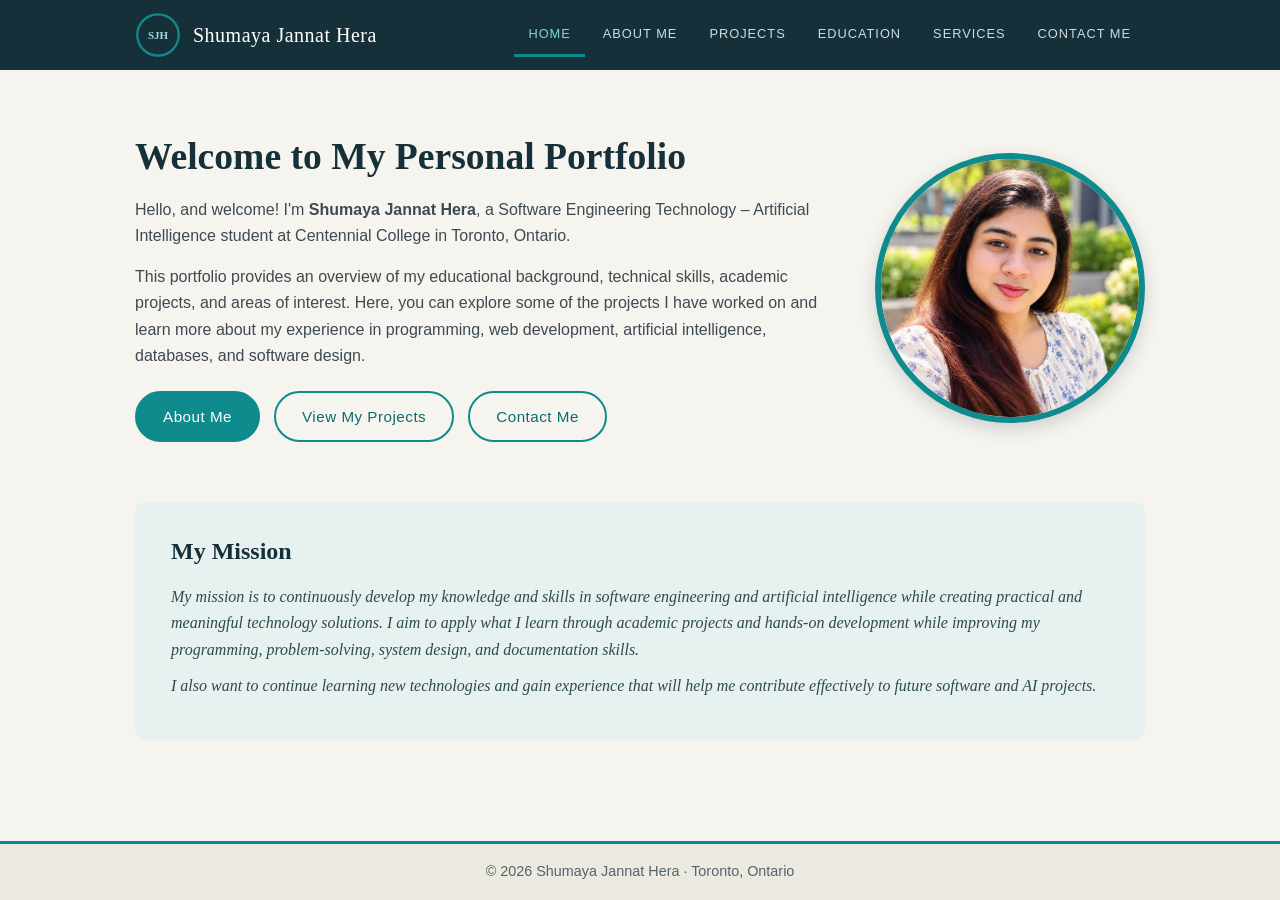
<file: index.html>
<!DOCTYPE html>
<html lang="en">
<head>
  <meta charset="UTF-8">
  <meta name="viewport" content="width=device-width, initial-scale=1.0">
  <title>Home | Shumaya Jannat Hera</title>
  <link rel="stylesheet" href="css/style.css">
</head>
<body>

  <header class="site-header">
    <div class="header-inner">
      <a class="brand" href="index.html">
        <!-- Custom logo with my initials -->
        <svg class="logo" viewBox="0 0 100 100" role="img" aria-label="SJH circle logo">
          <circle cx="50" cy="50" r="45" fill="#16303a"></circle>
          <circle cx="50" cy="50" r="45" fill="none" stroke="#0f8b8d" stroke-width="5"></circle>
          <text x="50" y="59" text-anchor="middle" font-family="Georgia, serif" font-size="24" font-weight="bold" fill="#9fd8d4">SJH</text>
        </svg>
        <span class="brand-name">Shumaya Jannat Hera</span>
      </a>
      <button class="nav-toggle" aria-label="Show menu">&#9776;</button>
      <nav class="site-nav">
        <ul class="main-nav">
          <li><a href="index.html" class="active">Home</a></li>
          <li><a href="about.html">About Me</a></li>
          <li><a href="projects.html">Projects</a></li>
          <li><a href="education.html">Education</a></li>
          <li><a href="services.html">Services</a></li>
          <li><a href="contact.html">Contact Me</a></li>
        </ul>
      </nav>
    </div>
  </header>

  <main>
    <!-- Welcome section-->
    <section class="hero">
      <div class="hero-copy">
        <h1>Welcome to My Personal Portfolio</h1>
        <p>
          Hello, and welcome! I'm <strong>Shumaya Jannat Hera</strong>, a Software Engineering
          Technology &ndash; Artificial Intelligence student at Centennial College in Toronto, Ontario.
        </p>
        <p>
          This portfolio provides an overview of my educational background, technical skills,
          academic projects, and areas of interest. Here, you can explore some of the projects I
          have worked on and learn more about my experience in programming, web development,
          artificial intelligence, databases, and software design.
        </p>
        <div class="hero-actions">
          <a class="btn btn-solid" href="about.html">About Me</a>
          <a class="btn btn-ghost" href="projects.html">View My Projects</a>
          <a class="btn btn-ghost" href="contact.html">Contact Me</a>
        </div>
      </div>
      <figure class="hero-figure">
       
        <img
          src="images/profile.jpeg"
          alt="Photo of Shumaya Jannat Hera">
      </figure>
    </section>

    <!-- Mission statement -->
    <section class="mission">
      <h2>My Mission</h2>
      <p>
        My mission is to continuously develop my knowledge and skills in software engineering and
        artificial intelligence while creating practical and meaningful technology solutions. I aim
        to apply what I learn through academic projects and hands-on development while improving my
        programming, problem-solving, system design, and documentation skills.
      </p>
      <p>
        I also want to continue learning new technologies and gain experience that will help me
        contribute effectively to future software and AI projects.
      </p>
    </section>
  </main>

  <footer class="site-footer">
    <p>&copy; <span id="copyright-year"></span> Shumaya Jannat Hera &middot; Toronto, Ontario</p>
  </footer>

  <script src="js/main.js"></script>
</body>
</html>
</file>
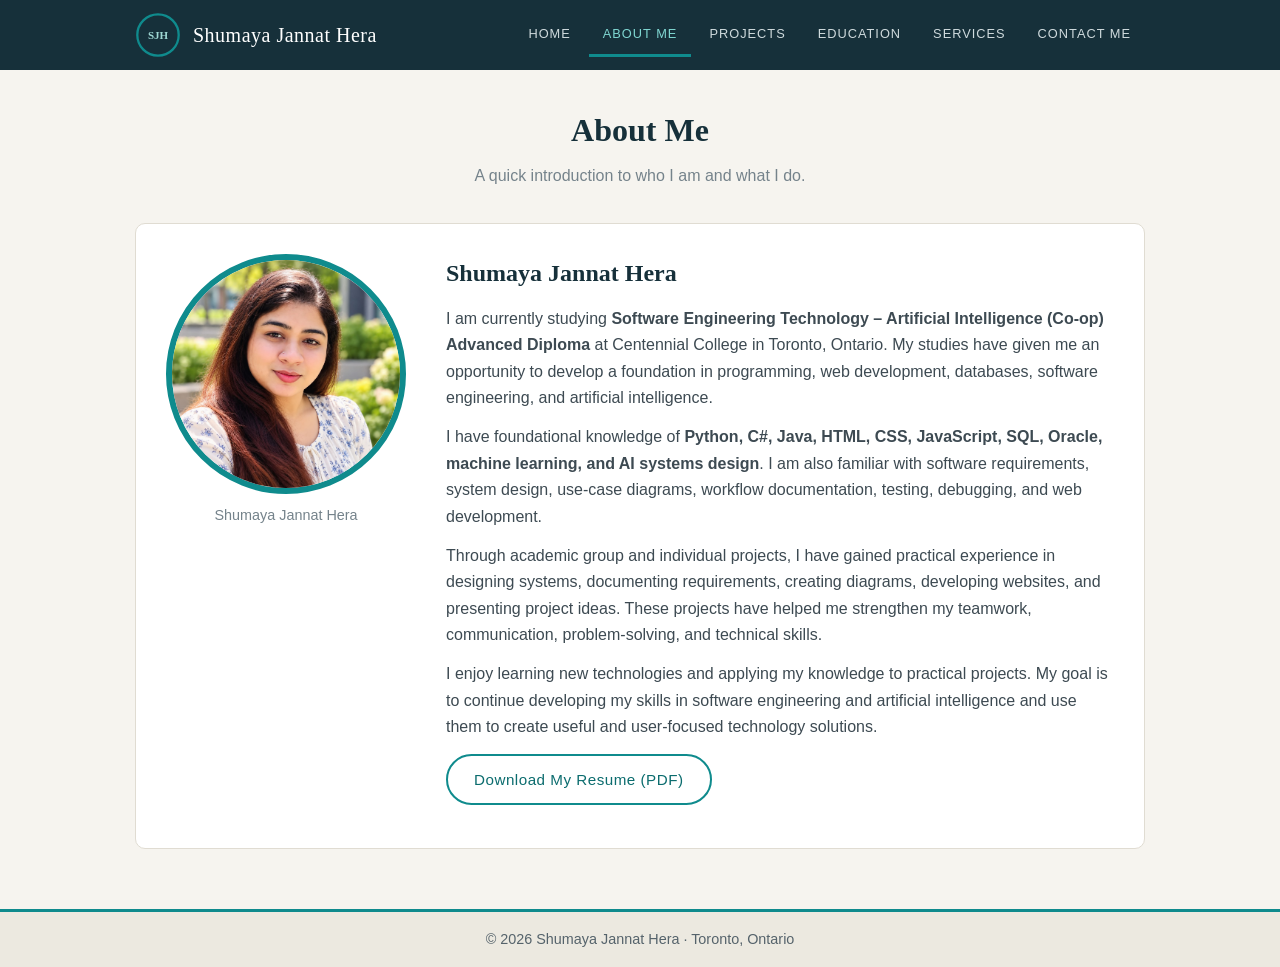
<file: about.html>
<!DOCTYPE html>
<html lang="en">
<head>
  <meta charset="UTF-8">
  <meta name="viewport" content="width=device-width, initial-scale=1.0">
  <title>About Me | Shumaya Jannat Hera</title>
  <link rel="stylesheet" href="css/style.css">
</head>
<body>

  <header class="site-header">
    <div class="header-inner">
      <a class="brand" href="index.html">
        <svg class="logo" viewBox="0 0 100 100" role="img" aria-label="SJH circle logo">
          <circle cx="50" cy="50" r="45" fill="#16303a"></circle>
          <circle cx="50" cy="50" r="45" fill="none" stroke="#0f8b8d" stroke-width="5"></circle>
          <text x="50" y="59" text-anchor="middle" font-family="Georgia, serif" font-size="24" font-weight="bold" fill="#9fd8d4">SJH</text>
        </svg>
        <span class="brand-name">Shumaya Jannat Hera</span>
      </a>
      <button class="nav-toggle" aria-label="Show menu">&#9776;</button>
      <nav class="site-nav">
        <ul class="main-nav">
          <li><a href="index.html">Home</a></li>
          <li><a href="about.html" class="active">About Me</a></li>
          <li><a href="projects.html">Projects</a></li>
          <li><a href="education.html">Education</a></li>
          <li><a href="services.html">Services</a></li>
          <li><a href="contact.html">Contact Me</a></li>
        </ul>
      </nav>
    </div>
  </header>

  <main>
    <h1 class="page-heading">About Me</h1>
    <p class="page-sub">A quick introduction to who I am and what I do.</p>

    <section class="panel about">
      <figure class="about-figure">
        <img
          src="images/profile.jpeg"
          alt="Photo of Shumaya Jannat Hera">
        <figcaption>Shumaya Jannat Hera</figcaption>
      </figure>

      <div class="about-body">
        <h2>Shumaya Jannat Hera</h2>
        <p>
          I am currently studying <strong>Software Engineering Technology &ndash; Artificial
          Intelligence (Co-op) Advanced Diploma</strong> at Centennial College in Toronto, Ontario.
          My studies have given me an opportunity to develop a foundation in programming, web
          development, databases, software engineering, and artificial intelligence.
        </p>
        <p>
          I have foundational knowledge of <strong>Python, C#, Java, HTML, CSS, JavaScript, SQL,
          Oracle, machine learning, and AI systems design</strong>. I am also familiar with software
          requirements, system design, use-case diagrams, workflow documentation, testing,
          debugging, and web development.
        </p>
        <p>
          Through academic group and individual projects, I have gained practical experience in
          designing systems, documenting requirements, creating diagrams, developing websites, and
          presenting project ideas. These projects have helped me strengthen my teamwork,
          communication, problem-solving, and technical skills.
        </p>
        <p>
          I enjoy learning new technologies and applying my knowledge to practical projects. My
          goal is to continue developing my skills in software engineering and artificial
          intelligence and use them to create useful and user-focused technology solutions.
        </p>

        <p>
          <a class="btn btn-ghost" href="files/Shumaya_Resume.pdf" download>Download My Resume (PDF)</a>
        </p>
      </div>
    </section>
  </main>

  <footer class="site-footer">
    <p>&copy; <span id="copyright-year"></span> Shumaya Jannat Hera &middot; Toronto, Ontario</p>
  </footer>

  <script src="js/main.js"></script>
</body>
</html>
</file>
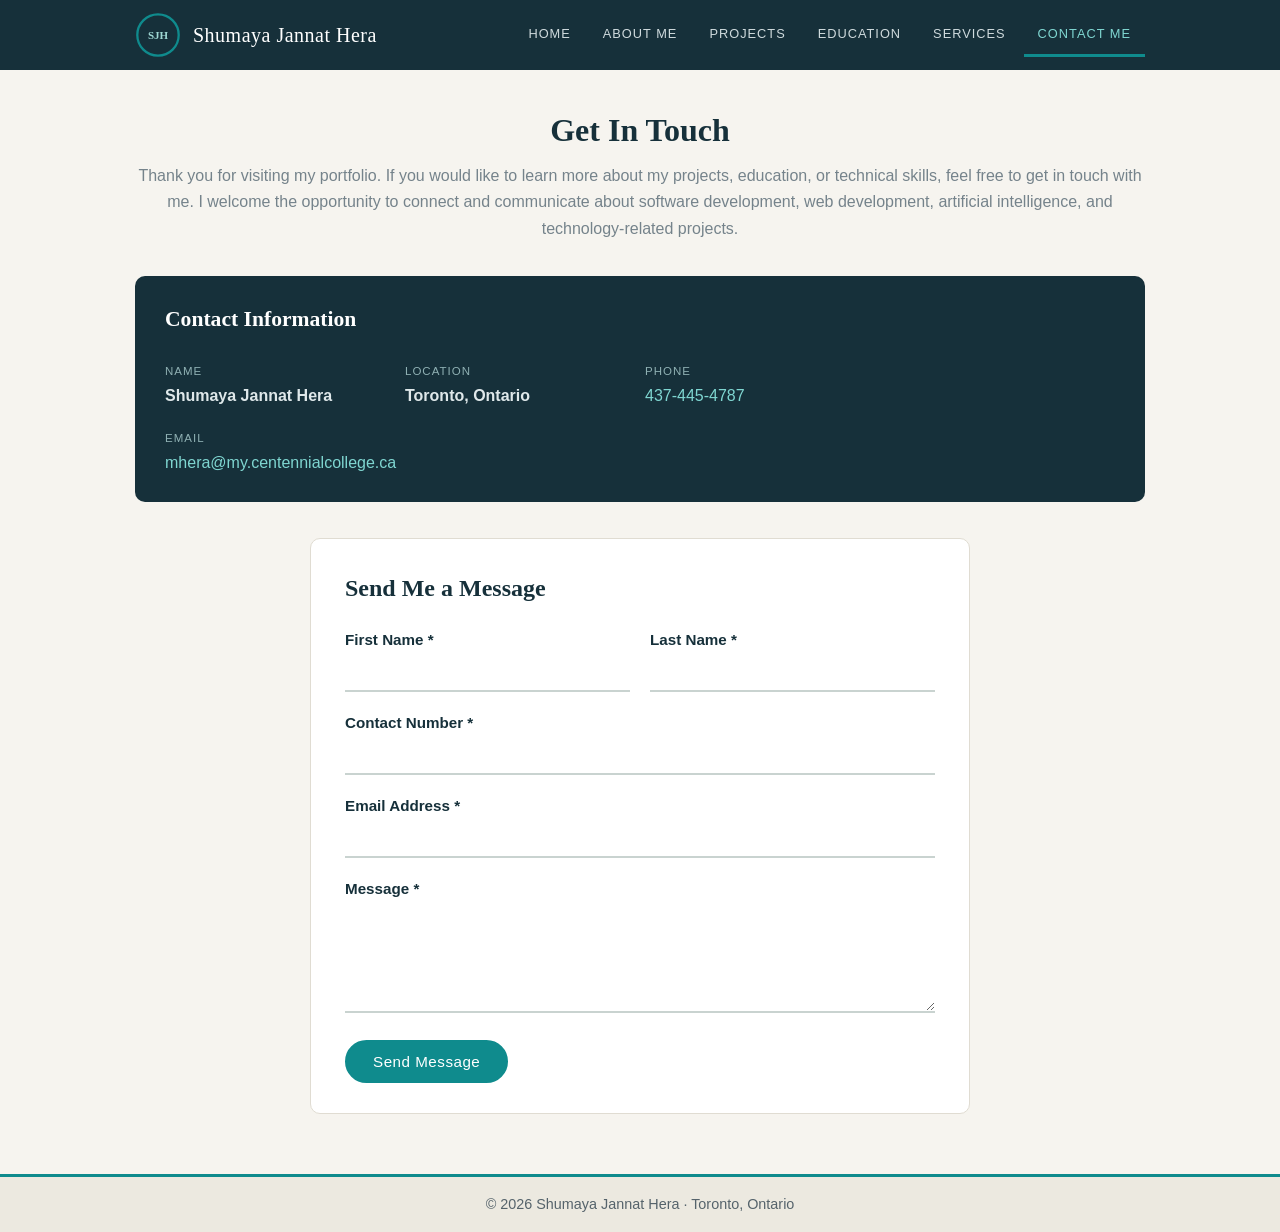
<file: contact.html>
<!DOCTYPE html>
<html lang="en">
<head>
  <meta charset="UTF-8">
  <meta name="viewport" content="width=device-width, initial-scale=1.0">
  <title>Contact Me | Shumaya Jannat Hera</title>
  <link rel="stylesheet" href="css/style.css">
</head>
<body>

  <header class="site-header">
    <div class="header-inner">
      <a class="brand" href="index.html">
        <svg class="logo" viewBox="0 0 100 100" role="img" aria-label="SJH circle logo">
          <circle cx="50" cy="50" r="45" fill="#16303a"></circle>
          <circle cx="50" cy="50" r="45" fill="none" stroke="#0f8b8d" stroke-width="5"></circle>
          <text x="50" y="59" text-anchor="middle" font-family="Georgia, serif" font-size="24" font-weight="bold" fill="#9fd8d4">SJH</text>
        </svg>
        <span class="brand-name">Shumaya Jannat Hera</span>
      </a>
      <button class="nav-toggle" aria-label="Show menu">&#9776;</button>
      <nav class="site-nav">
        <ul class="main-nav">
          <li><a href="index.html">Home</a></li>
          <li><a href="about.html">About Me</a></li>
          <li><a href="projects.html">Projects</a></li>
          <li><a href="education.html">Education</a></li>
          <li><a href="services.html">Services</a></li>
          <li><a href="contact.html" class="active">Contact Me</a></li>
        </ul>
      </nav>
    </div>
  </header>

  <main>
    <h1 class="page-heading">Get In Touch</h1>
    <p class="page-sub">
      Thank you for visiting my portfolio. If you would like to learn more about my projects,
      education, or technical skills, feel free to get in touch with me. I welcome the opportunity
      to connect and communicate about software development, web development, artificial
      intelligence, and technology-related projects.
    </p>

    <!-- Contact information strip -->
    <section class="contact-strip">
      <h2>Contact Information</h2>
      <div class="item"><span class="label">Name</span><strong>Shumaya Jannat Hera</strong></div>
      <div class="item"><span class="label">Location</span><strong>Toronto, Ontario</strong></div>
      <div class="item"><span class="label">Phone</span><a href="tel:4374454787">437-445-4787</a></div>
      <div class="item"><span class="label">Email</span><a href="mailto:mhera@my.centennialcollege.ca">mhera@my.centennialcollege.ca</a></div>
    </section>

    <!-- Interactive message form -->
    <section class="panel form-panel">
      <h2>Send Me a Message</h2>
      <form id="message-form" action="index.html" method="get">
        <div class="two-col">
          <div class="field">
            <label for="firstName">First Name *</label>
            <input type="text" id="firstName" name="firstName" required>
          </div>
          <div class="field">
            <label for="lastName">Last Name *</label>
            <input type="text" id="lastName" name="lastName" required>
          </div>
        </div>
        <div class="field">
          <label for="contactNumber">Contact Number *</label>
          <input type="tel" id="contactNumber" name="contactNumber" required>
        </div>
        <div class="field">
          <label for="email">Email Address *</label>
          <input type="email" id="email" name="email" required>
        </div>
        <div class="field">
          <label for="message">Message *</label>
          <textarea id="message" name="message" rows="5" required></textarea>
        </div>
        <button type="submit" class="btn btn-solid">Send Message</button>
      </form>
    </section>
  </main>

  <footer class="site-footer">
    <p>&copy; <span id="copyright-year"></span> Shumaya Jannat Hera &middot; Toronto, Ontario</p>
  </footer>

  <script src="js/main.js"></script>
</body>
</html>
</file>
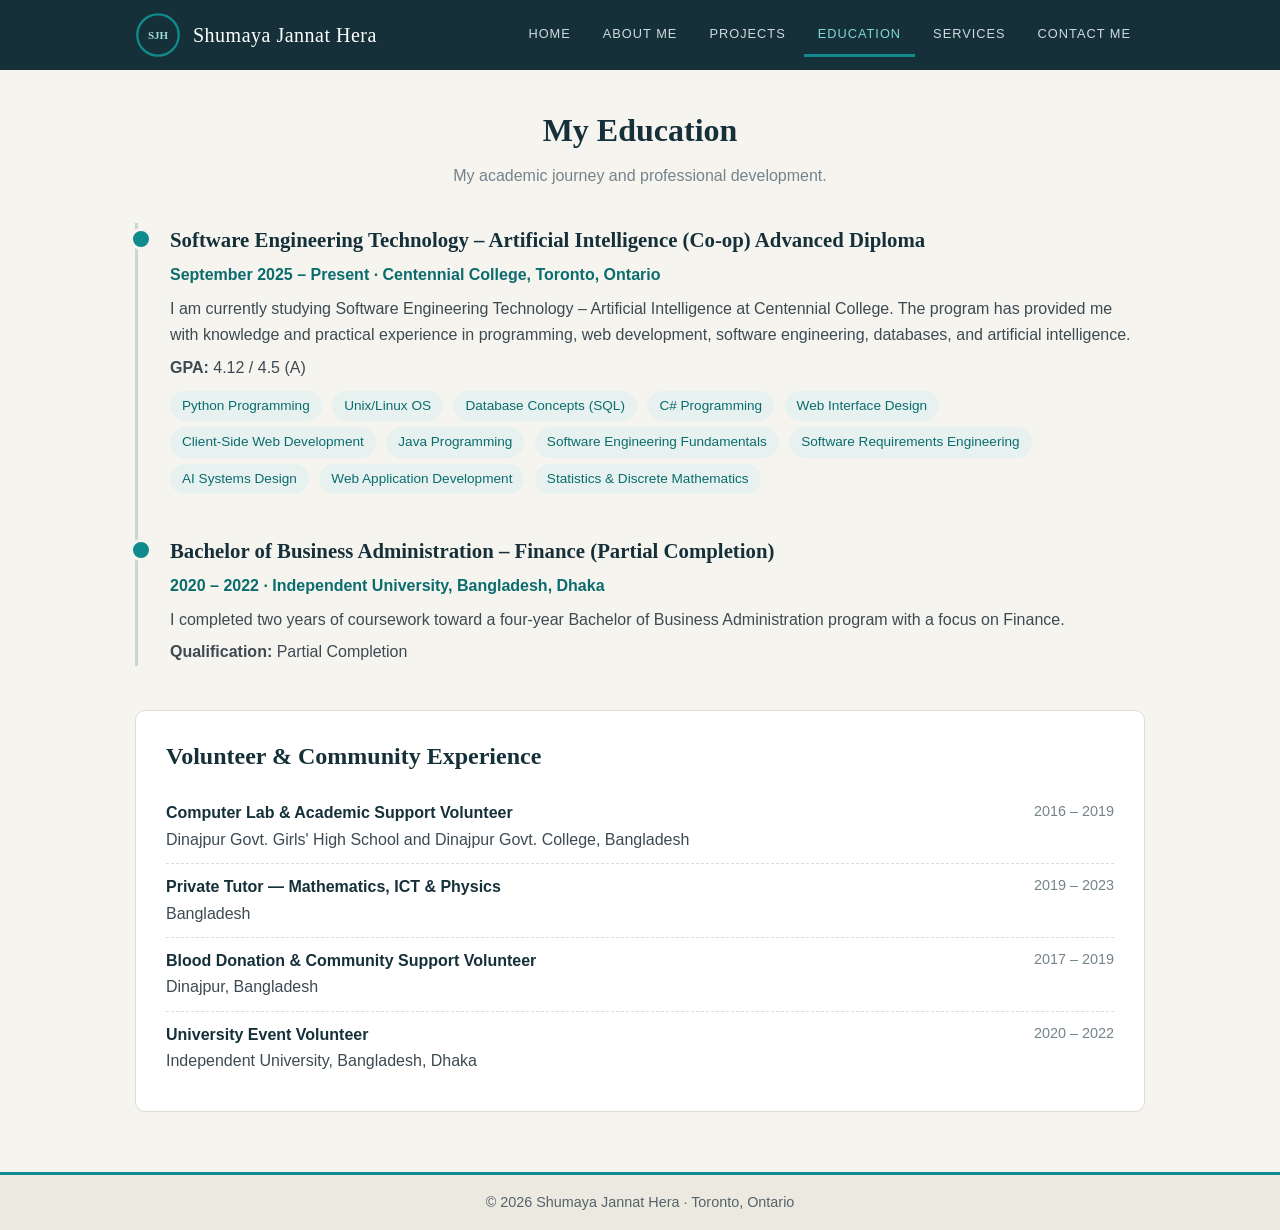
<file: education.html>
<!DOCTYPE html>
<html lang="en">
<head>
  <meta charset="UTF-8">
  <meta name="viewport" content="width=device-width, initial-scale=1.0">
  <title>Education | Shumaya Jannat Hera</title>
  <link rel="stylesheet" href="css/style.css">
</head>
<body>

  <header class="site-header">
    <div class="header-inner">
      <a class="brand" href="index.html">
        <svg class="logo" viewBox="0 0 100 100" role="img" aria-label="SJH circle logo">
          <circle cx="50" cy="50" r="45" fill="#16303a"></circle>
          <circle cx="50" cy="50" r="45" fill="none" stroke="#0f8b8d" stroke-width="5"></circle>
          <text x="50" y="59" text-anchor="middle" font-family="Georgia, serif" font-size="24" font-weight="bold" fill="#9fd8d4">SJH</text>
        </svg>
        <span class="brand-name">Shumaya Jannat Hera</span>
      </a>
      <button class="nav-toggle" aria-label="Show menu">&#9776;</button>
      <nav class="site-nav">
        <ul class="main-nav">
          <li><a href="index.html">Home</a></li>
          <li><a href="about.html">About Me</a></li>
          <li><a href="projects.html">Projects</a></li>
          <li><a href="education.html" class="active">Education</a></li>
          <li><a href="services.html">Services</a></li>
          <li><a href="contact.html">Contact Me</a></li>
        </ul>
      </nav>
    </div>
  </header>

  <main>
    <h1 class="page-heading">My Education</h1>
    <p class="page-sub">My academic journey and professional development.</p>

    <!-- Timeline of qualifications -->
    <ul class="timeline">
      <li>
        <h2>Software Engineering Technology &ndash; Artificial Intelligence (Co-op) Advanced Diploma</h2>
        <p class="when">September 2025 &ndash; Present &middot; Centennial College, Toronto, Ontario</p>
        <p>
          I am currently studying Software Engineering Technology &ndash; Artificial Intelligence
          at Centennial College. The program has provided me with knowledge and practical
          experience in programming, web development, software engineering, databases, and
          artificial intelligence.
        </p>
        <p><strong>GPA:</strong> 4.12 / 4.5 (A)</p>
        <div class="chips">
          <span class="chip">Python Programming</span>
          <span class="chip">Unix/Linux OS</span>
          <span class="chip">Database Concepts (SQL)</span>
          <span class="chip">C# Programming</span>
          <span class="chip">Web Interface Design</span>
          <span class="chip">Client-Side Web Development</span>
          <span class="chip">Java Programming</span>
          <span class="chip">Software Engineering Fundamentals</span>
          <span class="chip">Software Requirements Engineering</span>
          <span class="chip">AI Systems Design</span>
          <span class="chip">Web Application Development</span>
          <span class="chip">Statistics &amp; Discrete Mathematics</span>
        </div>
      </li>

      <li>
        <h2>Bachelor of Business Administration &ndash; Finance (Partial Completion)</h2>
        <p class="when">2020 &ndash; 2022 &middot; Independent University, Bangladesh, Dhaka</p>
        <p>
          I completed two years of coursework toward a four-year Bachelor of Business
          Administration program with a focus on Finance.
        </p>
        <p><strong>Qualification:</strong> Partial Completion</p>
      </li>
    </ul>

    <!-- Community & volunteer experience -->
    <section class="panel volunteer">
      <h2>Volunteer &amp; Community Experience</h2>
      <ul>
        <li>
          <span class="years">2016 &ndash; 2019</span>
          <span class="role">Computer Lab &amp; Academic Support Volunteer</span><br>
          Dinajpur Govt. Girls' High School and Dinajpur Govt. College, Bangladesh
        </li>
        <li>
          <span class="years">2019 &ndash; 2023</span>
          <span class="role">Private Tutor &mdash; Mathematics, ICT &amp; Physics</span><br>
          Bangladesh
        </li>
        <li>
          <span class="years">2017 &ndash; 2019</span>
          <span class="role">Blood Donation &amp; Community Support Volunteer</span><br>
          Dinajpur, Bangladesh
        </li>
        <li>
          <span class="years">2020 &ndash; 2022</span>
          <span class="role">University Event Volunteer</span><br>
          Independent University, Bangladesh, Dhaka
        </li>
      </ul>
    </section>
  </main>

  <footer class="site-footer">
    <p>&copy; <span id="copyright-year"></span> Shumaya Jannat Hera &middot; Toronto, Ontario</p>
  </footer>

  <script src="js/main.js"></script>
</body>
</html>
</file>
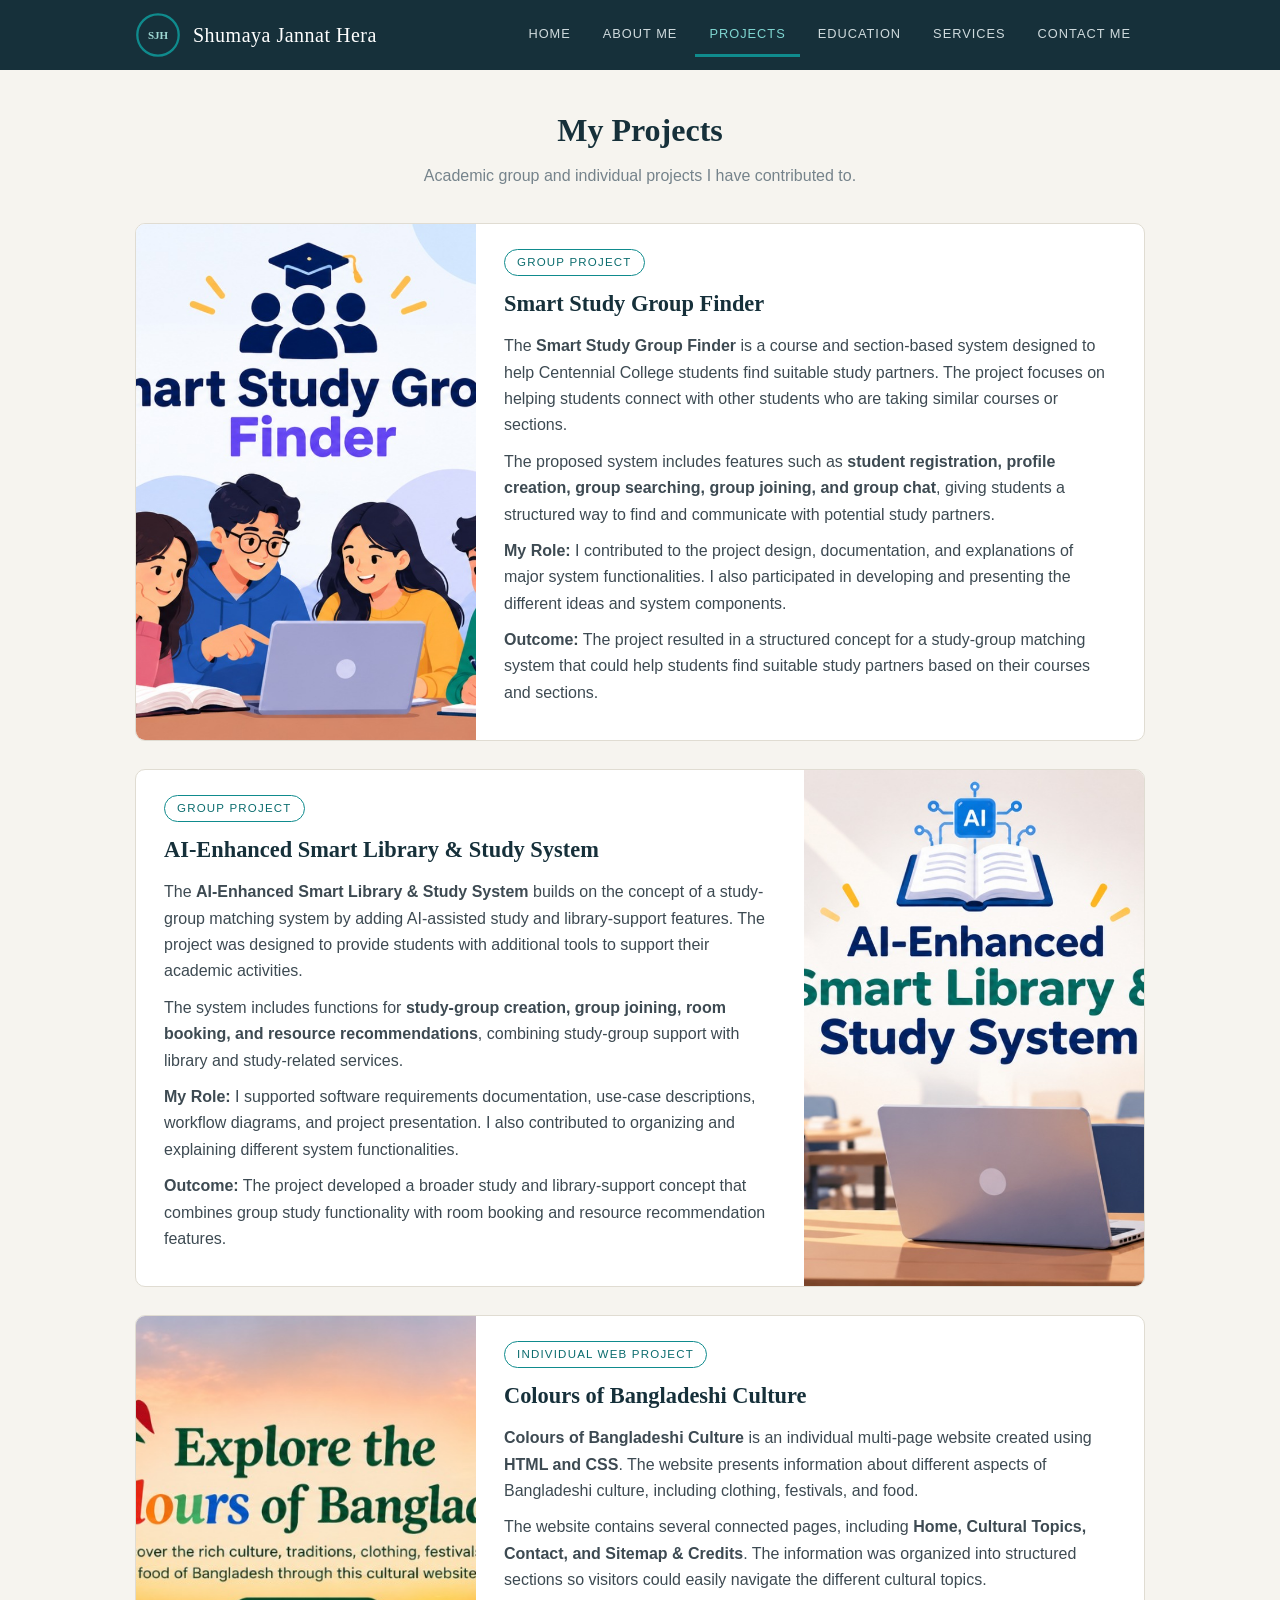
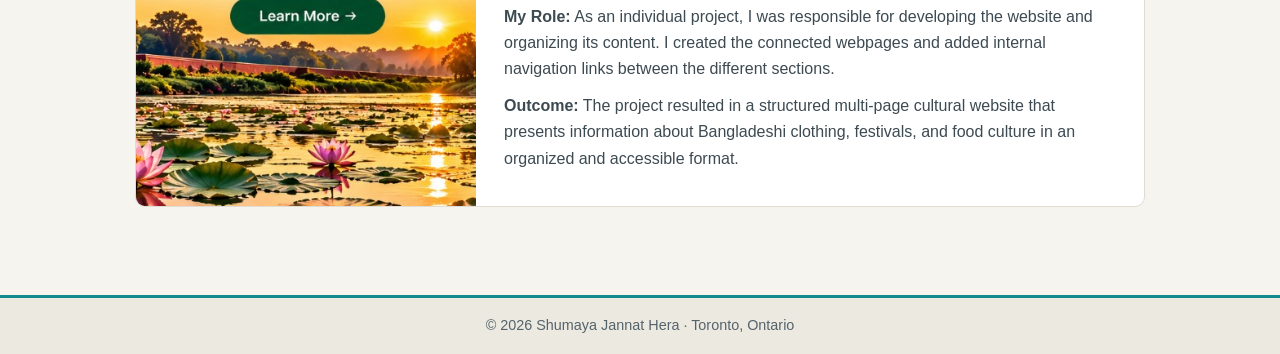
<file: projects.html>
<!DOCTYPE html>
<html lang="en">
<head>
  <meta charset="UTF-8">
  <meta name="viewport" content="width=device-width, initial-scale=1.0">
  <title>Projects | Shumaya Jannat Hera</title>
  <link rel="stylesheet" href="css/style.css">
</head>
<body>

  <header class="site-header">
    <div class="header-inner">
      <a class="brand" href="index.html">
        <svg class="logo" viewBox="0 0 100 100" role="img" aria-label="SJH circle logo">
          <circle cx="50" cy="50" r="45" fill="#16303a"></circle>
          <circle cx="50" cy="50" r="45" fill="none" stroke="#0f8b8d" stroke-width="5"></circle>
          <text x="50" y="59" text-anchor="middle" font-family="Georgia, serif" font-size="24" font-weight="bold" fill="#9fd8d4">SJH</text>
        </svg>
        <span class="brand-name">Shumaya Jannat Hera</span>
      </a>
      <button class="nav-toggle" aria-label="Show menu">&#9776;</button>
      <nav class="site-nav">
        <ul class="main-nav">
          <li><a href="index.html">Home</a></li>
          <li><a href="about.html">About Me</a></li>
          <li><a href="projects.html" class="active">Projects</a></li>
          <li><a href="education.html">Education</a></li>
          <li><a href="services.html">Services</a></li>
          <li><a href="contact.html">Contact Me</a></li>
        </ul>
      </nav>
    </div>
  </header>

  <main>
    <h1 class="page-heading">My Projects</h1>
    <p class="page-sub">Academic group and individual projects I have contributed to.</p>

    <!-- Project 1 -->
    <article class="project">
      <div class="project-media">
        
        <img
          src="images/project1.jpeg"
          alt="Smart Study Group Finder project image">
      </div>
      <div class="project-body">
        <span class="badge">Group Project</span>
        <h2>Smart Study Group Finder</h2>
        <p>
          The <strong>Smart Study Group Finder</strong> is a course and section-based system
          designed to help Centennial College students find suitable study partners. The project
          focuses on helping students connect with other students who are taking similar courses
          or sections.
        </p>
        <p>
          The proposed system includes features such as <strong>student registration, profile
          creation, group searching, group joining, and group chat</strong>, giving students a
          structured way to find and communicate with potential study partners.
        </p>
        <p><strong>My Role:</strong> I contributed to the project design, documentation, and
          explanations of major system functionalities. I also participated in developing and
          presenting the different ideas and system components.</p>
        <p><strong>Outcome:</strong> The project resulted in a structured concept for a
          study-group matching system that could help students find suitable study partners based
          on their courses and sections.</p>
      </div>
    </article>

    <!-- Project 2 -->
    <article class="project">
      <div class="project-media">
        <img
          src="images/project2.jpeg"
          alt="AI-Enhanced Smart Library and Study System project image">
      </div>
      <div class="project-body">
        <span class="badge">Group Project</span>
        <h2>AI-Enhanced Smart Library &amp; Study System</h2>
        <p>
          The <strong>AI-Enhanced Smart Library &amp; Study System</strong> builds on the concept
          of a study-group matching system by adding AI-assisted study and library-support
          features. The project was designed to provide students with additional tools to support
          their academic activities.
        </p>
        <p>
          The system includes functions for <strong>study-group creation, group joining, room
          booking, and resource recommendations</strong>, combining study-group support with
          library and study-related services.
        </p>
        <p><strong>My Role:</strong> I supported software requirements documentation, use-case
          descriptions, workflow diagrams, and project presentation. I also contributed to
          organizing and explaining different system functionalities.</p>
        <p><strong>Outcome:</strong> The project developed a broader study and library-support
          concept that combines group study functionality with room booking and resource
          recommendation features.</p>
      </div>
    </article>

    <!-- Project 3 -->
    <article class="project">
      <div class="project-media">
        <img
          src="images/project3.jpeg"
          alt="Colours of Bangladeshi Culture website screenshot">
      </div>
      <div class="project-body">
        <span class="badge">Individual Web Project</span>
        <h2>Colours of Bangladeshi Culture</h2>
        <p>
          <strong>Colours of Bangladeshi Culture</strong> is an individual multi-page website
          created using <strong>HTML and CSS</strong>. The website presents information about
          different aspects of Bangladeshi culture, including clothing, festivals, and food.
        </p>
        <p>
          The website contains several connected pages, including <strong>Home, Cultural Topics,
          Contact, and Sitemap &amp; Credits</strong>. The information was organized into
          structured sections so visitors could easily navigate the different cultural topics.
        </p>
        <p><strong>My Role:</strong> As an individual project, I was responsible for developing
          the website and organizing its content. I created the connected webpages and added
          internal navigation links between the different sections.</p>
        <p><strong>Outcome:</strong> The project resulted in a structured multi-page cultural
          website that presents information about Bangladeshi clothing, festivals, and food
          culture in an organized and accessible format.</p>
      </div>
    </article>
  </main>

  <footer class="site-footer">
    <p>&copy; <span id="copyright-year"></span> Shumaya Jannat Hera &middot; Toronto, Ontario</p>
  </footer>

  <script src="js/main.js"></script>
</body>
</html>
</file>
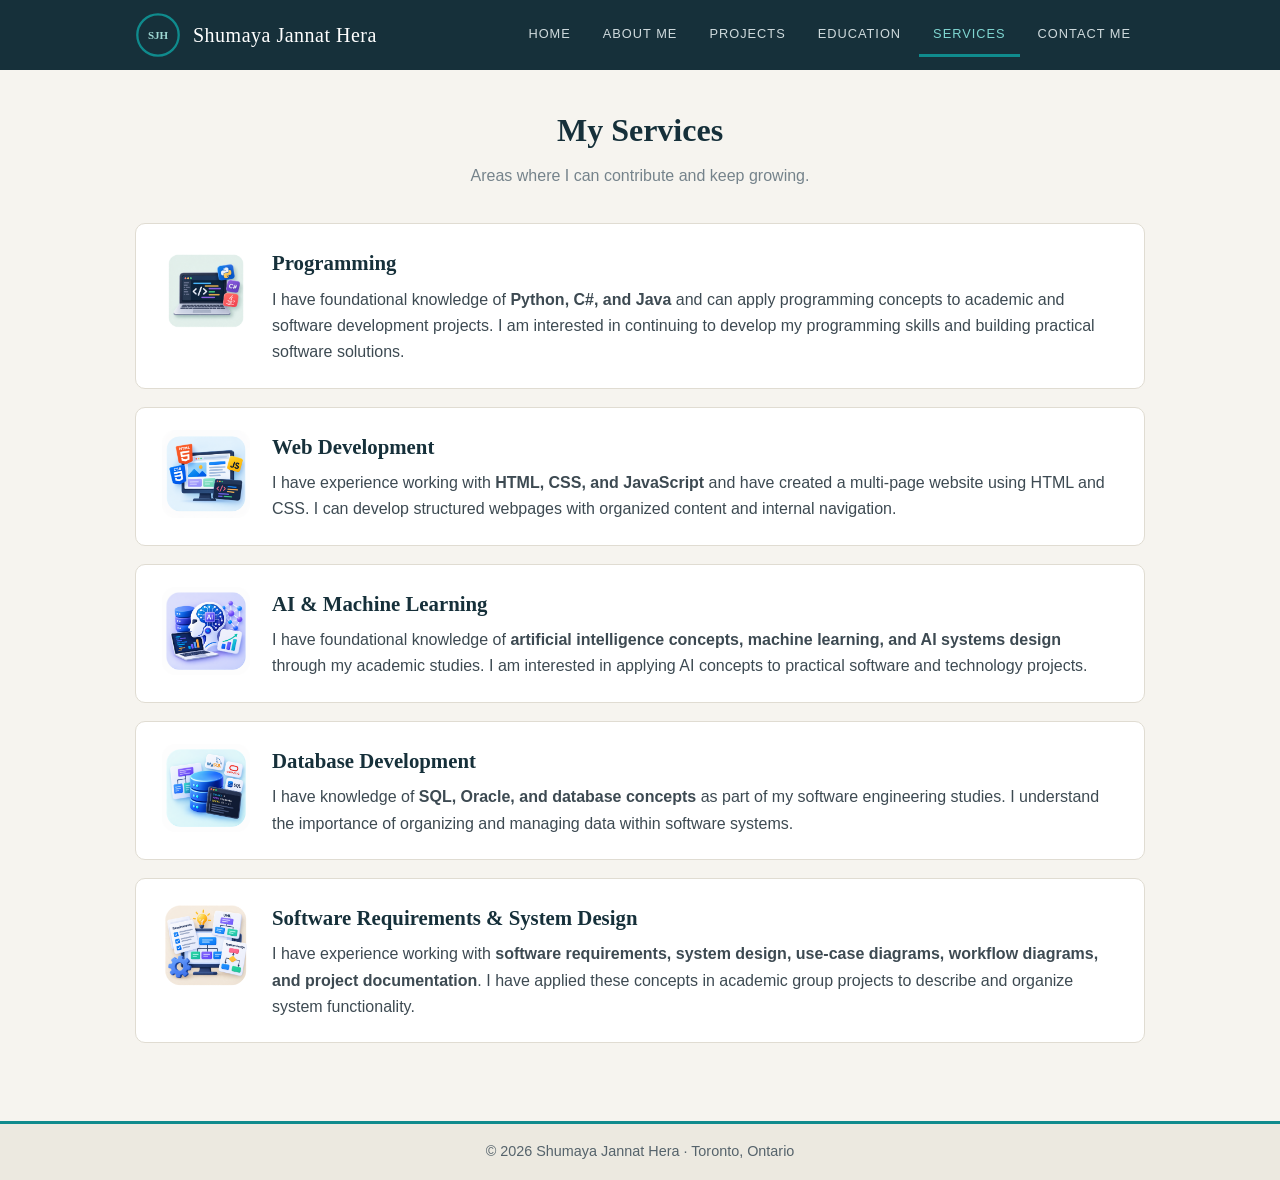
<file: services.html>
<!DOCTYPE html>
<html lang="en">
<head>
  <meta charset="UTF-8">
  <meta name="viewport" content="width=device-width, initial-scale=1.0">
  <title>Services | Shumaya Jannat Hera</title>
  <link rel="stylesheet" href="css/style.css">
</head>
<body>

  <header class="site-header">
    <div class="header-inner">
      <a class="brand" href="index.html">
        <svg class="logo" viewBox="0 0 100 100" role="img" aria-label="SJH circle logo">
          <circle cx="50" cy="50" r="45" fill="#16303a"></circle>
          <circle cx="50" cy="50" r="45" fill="none" stroke="#0f8b8d" stroke-width="5"></circle>
          <text x="50" y="59" text-anchor="middle" font-family="Georgia, serif" font-size="24" font-weight="bold" fill="#9fd8d4">SJH</text>
        </svg>
        <span class="brand-name">Shumaya Jannat Hera</span>
      </a>
      <button class="nav-toggle" aria-label="Show menu">&#9776;</button>
      <nav class="site-nav">
        <ul class="main-nav">
          <li><a href="index.html">Home</a></li>
          <li><a href="about.html">About Me</a></li>
          <li><a href="projects.html">Projects</a></li>
          <li><a href="education.html">Education</a></li>
          <li><a href="services.html" class="active">Services</a></li>
          <li><a href="contact.html">Contact Me</a></li>
        </ul>
      </nav>
    </div>
  </header>

  <main>
    <h1 class="page-heading">My Services</h1>
    <p class="page-sub">Areas where I can contribute and keep growing.</p>

    <!-- TODO: Replace the placeholder icon images, e.g. src="images/service-code.jpg" -->
    <section class="panel service">
      <img src="images/programming.png">
      <div>
        <h2>Programming</h2>
        <p>I have foundational knowledge of <strong>Python, C#, and Java</strong> and can apply
          programming concepts to academic and software development projects. I am interested in
          continuing to develop my programming skills and building practical software solutions.</p>
      </div>
    </section>

    <section class="panel service">
      <img src="images/webDevelopment.png">
      <div>
        <h2>Web Development</h2>
        <p>I have experience working with <strong>HTML, CSS, and JavaScript</strong> and have
          created a multi-page website using HTML and CSS. I can develop structured webpages with
          organized content and internal navigation.</p>
      </div>
    </section>

    <section class="panel service">
      <img src="images/AiMAchineLearning.png" >
      <div>
        <h2>AI &amp; Machine Learning</h2>
        <p>I have foundational knowledge of <strong>artificial intelligence concepts, machine
          learning, and AI systems design</strong> through my academic studies. I am interested in
          applying AI concepts to practical software and technology projects.</p>
      </div>
    </section>

    <section class="panel service">
      <img src="images/database.png">
      <div>
        <h2>Database Development</h2>
        <p>I have knowledge of <strong>SQL, Oracle, and database concepts</strong> as part of my
          software engineering studies. I understand the importance of organizing and managing
          data within software systems.</p>
      </div>
    </section>

    <section class="panel service">
      <img src="images/software.png">
      <div>
        <h2>Software Requirements &amp; System Design</h2>
        <p>I have experience working with <strong>software requirements, system design, use-case
          diagrams, workflow diagrams, and project documentation</strong>. I have applied these
          concepts in academic group projects to describe and organize system functionality.</p>
      </div>
    </section>
  </main>

  <footer class="site-footer">
    <p>&copy; <span id="copyright-year"></span> Shumaya Jannat Hera &middot; Toronto, Ontario</p>
  </footer>

  <script src="js/main.js"></script>
</body>
</html>
</file>
<file: css/style.css>
/* ============================================================
   Personal Portfolio — Shumaya Jannat Hera
   Shared stylesheet for all six pages
   ============================================================ */

/* ---------- Design ---------- */
:root {
  --dark: #16303a;        
  --teal: #0f8b8d;        
  --teal-dark: #0b6c6e;
  --teal-light: #e7f2f0;
  --bg: #f6f4ef;        
  --panel: #ffffff;
  --border: #e0dcd2;
  --text: #3d4a52;
  --muted: #75838b;
}

/* ---------- Base ---------- */
* { margin: 0; padding: 0; box-sizing: border-box; }

body {
  font-family: "Trebuchet MS", Verdana, sans-serif;
  background-color: var(--bg);
  color: var(--text);
  line-height: 1.65;
  min-height: 100vh;
  display: flex;
  flex-direction: column;
}

h1, h2, h3 { font-family: Georgia, "Times New Roman", serif; color: var(--dark); }

main { flex: 1; width: 100%; max-width: 1050px; margin: 0 auto; padding: 34px 20px 60px; }

.page-heading { text-align: center; margin-bottom: 6px; font-size: 2rem; }
.page-sub { text-align: center; color: var(--muted); margin-bottom: 34px; }

/* ---------- Header & navigation ---------- */
.site-header { background-color: var(--dark); }

.header-inner {
  max-width: 1050px;
  margin: 0 auto;
  padding: 12px 20px;
  display: flex;
  align-items: center;
  justify-content: space-between;
  flex-wrap: wrap;
  gap: 8px;
}

.brand { display: flex; align-items: center; gap: 12px; text-decoration: none; }
.brand-name { font-family: Georgia, serif; font-size: 1.25rem; color: #ffffff; letter-spacing: 0.5px; }
.logo { width: 46px; height: 46px; }

.nav-toggle {
  display: none;
  background: none;
  border: 1px solid #3c5560;
  color: #ffffff;
  font-size: 1.3rem;
  line-height: 1;
  padding: 5px 12px;
  border-radius: 4px;
  cursor: pointer;
}

.main-nav { list-style: none; display: flex; flex-wrap: wrap; gap: 4px; }

.main-nav a {
  display: block;
  padding: 10px 14px;
  color: #cfdadd;
  text-decoration: none;
  text-transform: uppercase;
  font-size: 0.8rem;
  letter-spacing: 1px;
  border-bottom: 3px solid transparent;
}

.main-nav a:hover { color: #ffffff; }
.main-nav a.active { color: #7fd6d1; border-bottom-color: var(--teal); }

/* ---------- Buttons ---------- */
.btn {
  display: inline-block;
  padding: 11px 26px;
  border-radius: 30px;
  border: 2px solid var(--teal);
  text-decoration: none;
  font-family: inherit;
  font-size: 0.95rem;
  letter-spacing: 0.5px;
  cursor: pointer;
}

.btn-solid { background-color: var(--teal); color: #ffffff; }
.btn-solid:hover { background-color: var(--teal-dark); border-color: var(--teal-dark); }

.btn-ghost { background-color: transparent; color: var(--teal-dark); }
.btn-ghost:hover { background-color: var(--teal-light); }

/* ---------- Panels ---------- */
.panel {
  background-color: var(--panel);
  border: 1px solid var(--border);
  border-radius: 10px;
}

/* ---------- Home page ---------- */
.hero { display: flex; align-items: center; gap: 44px; flex-wrap: wrap; padding: 30px 0 20px; }

.hero-copy { flex: 1 1 420px; }
.hero-copy h1 { font-size: 2.35rem; line-height: 1.25; margin-bottom: 16px; }
.hero-copy p { margin-bottom: 14px; }
.hero-actions { margin-top: 22px; display: flex; gap: 14px; flex-wrap: wrap; }

.hero-figure { flex: 0 0 270px; margin: 0 auto; }
.hero-figure img {
  width: 270px;
  height: 270px;
  border-radius: 50%;
  object-fit: cover;
  display: block;
  border: 6px solid var(--teal);
  box-shadow: 0 6px 18px rgba(22, 48, 58, 0.18);
}

.mission {
  margin-top: 40px;
  background-color: var(--teal-light);
  border-radius: 10px;
  padding: 30px 36px;
}
.mission h2 { margin-bottom: 12px; }
.mission p { font-family: Georgia, serif; font-style: italic; color: #2e4a4c; margin-bottom: 10px; }

/* ---------- About page ---------- */
.about { display: flex; gap: 40px; align-items: flex-start; flex-wrap: wrap; padding: 30px; }

.about-figure { flex: 0 0 240px; text-align: center; }
.about-figure img {
  width: 240px;
  height: 240px;
  border-radius: 50%;
  object-fit: cover;
  display: block;
  border: 6px solid var(--teal);
}
.about-figure figcaption { margin-top: 10px; color: var(--muted); font-size: 0.9rem; }

.about-body { flex: 1 1 420px; }
.about-body h2 { margin-bottom: 12px; }
.about-body p { margin-bottom: 13px; }

/* ---------- Projects page (alternating rows) ---------- */
.project {
  display: flex;
  background-color: var(--panel);
  border: 1px solid var(--border);
  border-radius: 10px;
  overflow: hidden;
  margin-bottom: 28px;
}

/* every second project flips side for a zig-zag layout */
.project:nth-of-type(even) { flex-direction: row-reverse; }

.project-media { flex: 0 0 340px; }
.project-media img { width: 100%; height: 100%; min-height: 250px; object-fit: cover; display: block; }

.project-body { flex: 1; padding: 24px 28px; }
.project-body h2 { font-size: 1.4rem; margin-bottom: 10px; }
.project-body p { margin-bottom: 10px; }

.badge {
  display: inline-block;
  font-size: 0.72rem;
  text-transform: uppercase;
  letter-spacing: 1.2px;
  color: var(--teal-dark);
  border: 1px solid var(--teal);
  border-radius: 20px;
  padding: 3px 12px;
  margin-bottom: 10px;
}

/* ---------- Education page (timeline) ---------- */
.timeline {
  list-style: none;
  margin-top: 30px;
  padding-left: 32px;
  border-left: 3px solid #cbd6d3;
}

.timeline > li { position: relative; margin-bottom: 34px; }
.timeline > li::before {
  content: "";
  position: absolute;
  left: -40px;
  top: 5px;
  width: 16px;
  height: 16px;
  border-radius: 50%;
  background-color: var(--teal);
  border: 3px solid var(--bg);
}

.timeline h2 { font-size: 1.3rem; margin-bottom: 4px; }
.timeline .when { color: var(--teal-dark); font-weight: bold; margin-bottom: 8px; }
.timeline p { margin-bottom: 6px; }

.chips { margin-top: 10px; }
.chip {
  display: inline-block;
  background-color: var(--teal-light);
  color: var(--teal-dark);
  font-size: 0.85rem;
  padding: 4px 12px;
  border-radius: 16px;
  margin: 0 6px 6px 0;
}

.volunteer { margin-top: 44px; padding: 26px 30px; }
.volunteer h2 { margin-bottom: 14px; }
.volunteer ul { list-style: none; }
.volunteer li { padding: 10px 0; border-bottom: 1px dashed var(--border); }
.volunteer li:last-child { border-bottom: none; }
.volunteer .role { font-weight: bold; color: var(--dark); }
.volunteer .years { float: right; color: var(--muted); font-size: 0.9rem; }

/* ---------- Services page ---------- */
.service { display: flex; gap: 22px; align-items: flex-start; padding: 22px 26px; margin-bottom: 18px; }
.service img { width: 88px; height: 88px; border-radius: 14px; object-fit: cover; flex: 0 0 88px; }
.service h2 { font-size: 1.3rem; margin-bottom: 6px; }

/* ---------- Contact page ---------- */
.contact-strip {
  background-color: var(--dark);
  color: #dfe8ea;
  border-radius: 10px;
  padding: 26px 30px;
  display: flex;
  flex-wrap: wrap;
  gap: 20px 40px;
  margin-bottom: 36px;
}

.contact-strip h2 { color: #ffffff; width: 100%; margin-bottom: 4px; font-size: 1.35rem; }
.contact-strip .item { min-width: 200px; }
.contact-strip .label {
  display: block;
  text-transform: uppercase;
  font-size: 0.72rem;
  letter-spacing: 1px;
  color: #8fb0b3;
  margin-bottom: 2px;
}
.contact-strip a { color: #7fd6d1; text-decoration: none; }
.contact-strip a:hover { text-decoration: underline; }

.form-panel { max-width: 660px; margin: 0 auto; padding: 30px 34px; }
.form-panel h2 { margin-bottom: 18px; }

.field { margin-bottom: 18px; }
.field label { display: block; font-weight: bold; margin-bottom: 4px; color: var(--dark); font-size: 0.95rem; }

/* underline-style inputs */
.field input,
.field textarea {
  width: 100%;
  border: none;
  border-bottom: 2px solid #c9d3d0;
  background-color: transparent;
  padding: 8px 2px;
  font-family: inherit;
  font-size: 1rem;
  color: var(--text);
}

.field input:focus,
.field textarea:focus { outline: none; border-bottom-color: var(--teal); background-color: #fbfaf7; }

.two-col { display: flex; gap: 20px; flex-wrap: wrap; }
.two-col .field { flex: 1 1 240px; }

/* ---------- Footer (light, unlike the dark header) ---------- */
.site-footer {
  background-color: #ece9e0;
  border-top: 3px solid var(--teal);
  text-align: center;
  padding: 16px 20px;
  color: #55636b;
  font-size: 0.9rem;
}

/* ---------- Small screens ---------- */
@media (max-width: 760px) {
  .nav-toggle { display: block; }

  .site-nav { width: 100%; }
  .main-nav { display: none; flex-direction: column; }
  .main-nav.open { display: flex; }
  .main-nav a { border-bottom: 1px solid #24424e; }

  .hero { text-align: center; }
  .hero-actions { justify-content: center; }

  .project { flex-direction: column; }
  .project:nth-of-type(even) { flex-direction: column; }
  .project-media { flex: none; }
  .project-media img { min-height: 200px; max-height: 240px; }

  .two-col { flex-direction: column; gap: 0; }
}
</file>
